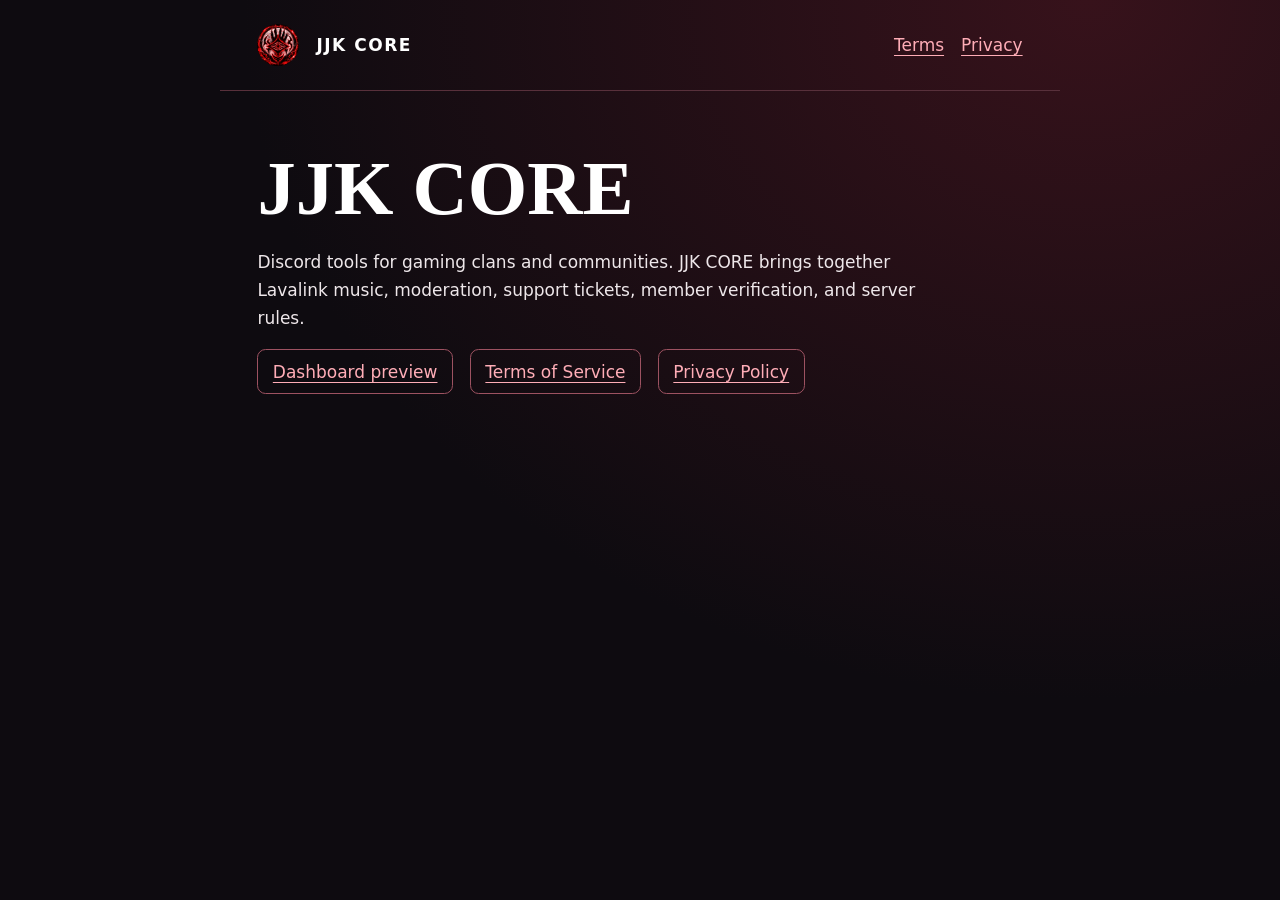
<file: index.html>
<!doctype html>
<html lang="en"><head><meta charset="utf-8"><meta name="viewport" content="width=device-width,initial-scale=1"><title>JJK CORE | JJK CORE</title><link rel="stylesheet" href="style.css"><link rel="icon" href="icon.png"></head>
<body><header><a class="brand" href="./"><img src="icon.png" width="42" height="42" alt="">JJK CORE</a><nav aria-label="Policies"><a href="terms.html">Terms</a><a href="privacy.html">Privacy</a></nav></header><main><h1>JJK CORE</h1><p>Discord tools for gaming clans and communities. JJK CORE brings together Lavalink music, moderation, support tickets, member verification, and server rules.</p><div class="links"><a href="dashboard/">Dashboard preview</a><a href="terms.html">Terms of Service</a><a href="privacy.html">Privacy Policy</a></div></main></body></html>
</file>
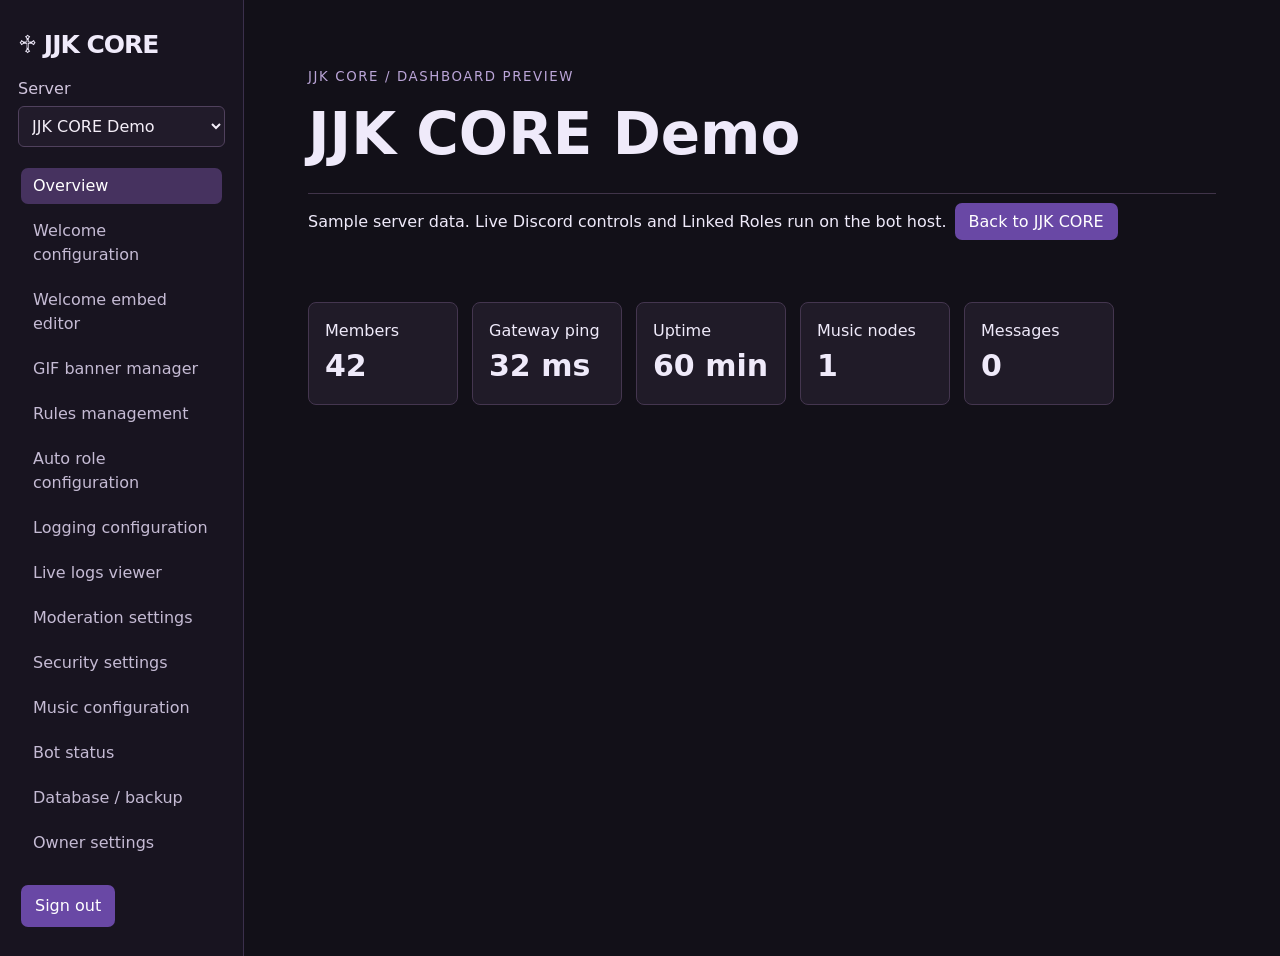
<file: dashboard/index.html>
<!doctype html>
<html lang="en">
  <meta charset="utf-8" /><meta
    name="viewport"
    content="width=device-width,initial-scale=1"
  /><title>JJK CORE · Server dashboard</title
  ><link rel="stylesheet" href="style.css" />
  <body>
    <aside>
      <strong>♱ JJK CORE</strong
      ><label>Server<select id="guild"></select></label>
      <nav></nav>
      <button id="logout" hidden>Sign out</button>
    </aside>
    <main>
      <header>
        <small>JJK CORE / DASHBOARD PREVIEW</small>
        <h1 id="title">Server dashboard</h1>
      </header>
      <p>Sample server data. Live Discord controls and Linked Roles run on the bot host. <a href="../">Back to JJK CORE</a></p><p id="status" role="status"></p>
      <section id="content"><a href="/login">Sign in with Discord</a></section>
    </main>
    <script src="ui.js"></script>
  </body>
</html>
</file>
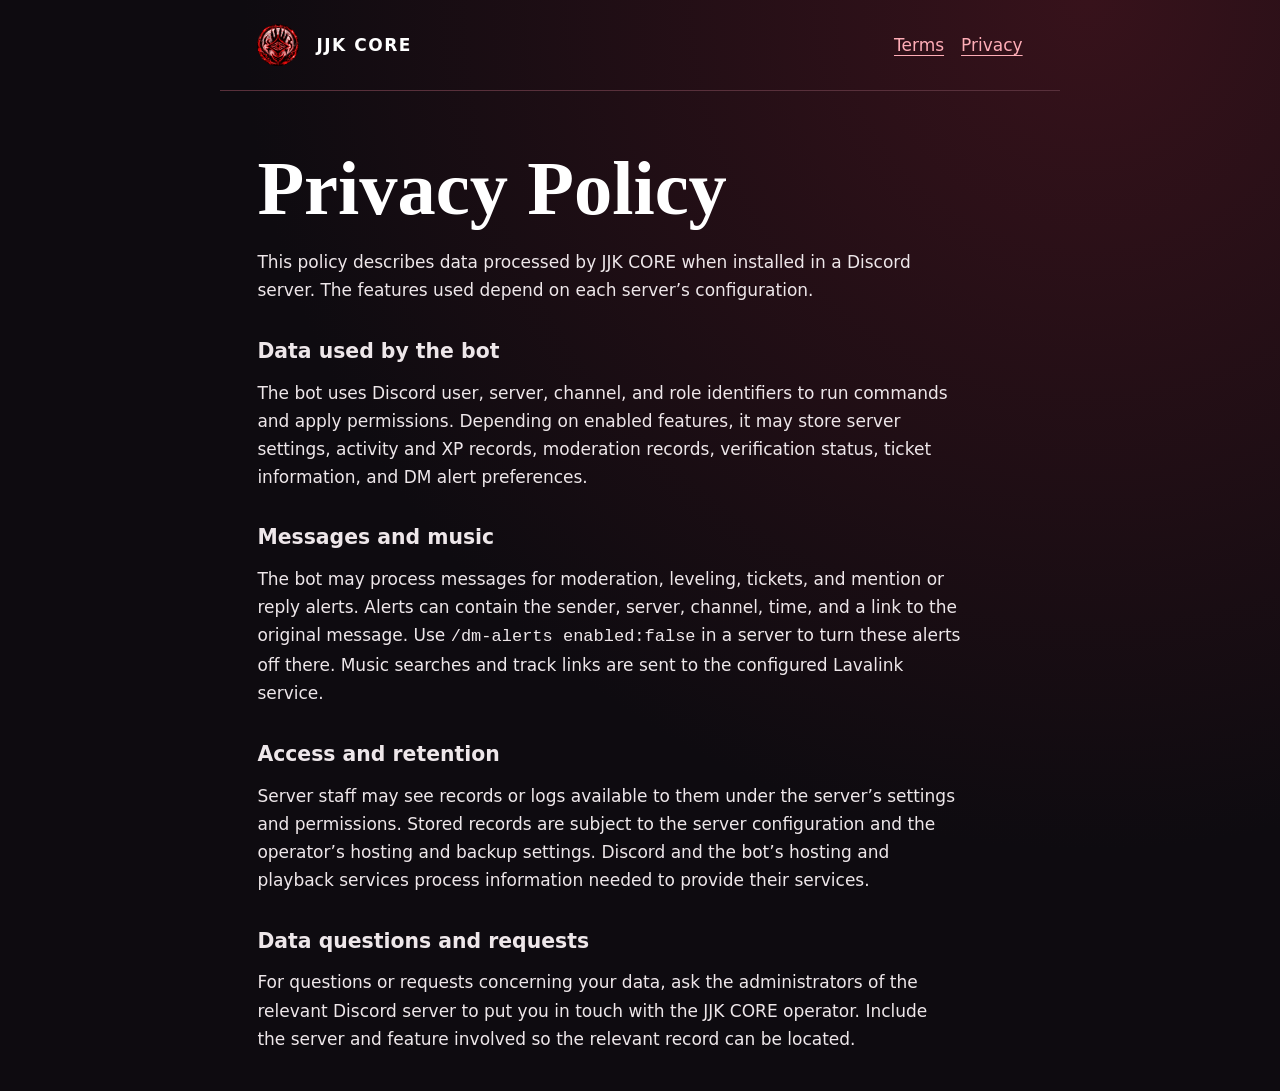
<file: privacy.html>
<!doctype html>
<html lang="en"><head><meta charset="utf-8"><meta name="viewport" content="width=device-width,initial-scale=1"><title>Privacy Policy | JJK CORE</title><link rel="stylesheet" href="style.css"><link rel="icon" href="icon.png"></head>
<body><header><a class="brand" href="./"><img src="icon.png" width="42" height="42" alt="">JJK CORE</a><nav aria-label="Policies"><a href="terms.html">Terms</a><a href="privacy.html">Privacy</a></nav></header><main><h1>Privacy Policy</h1><p>This policy describes data processed by JJK CORE when installed in a Discord server. The features used depend on each server’s configuration.</p><h2>Data used by the bot</h2><p>The bot uses Discord user, server, channel, and role identifiers to run commands and apply permissions. Depending on enabled features, it may store server settings, activity and XP records, moderation records, verification status, ticket information, and DM alert preferences.</p><h2>Messages and music</h2><p>The bot may process messages for moderation, leveling, tickets, and mention or reply alerts. Alerts can contain the sender, server, channel, time, and a link to the original message. Use <code>/dm-alerts enabled:false</code> in a server to turn these alerts off there. Music searches and track links are sent to the configured Lavalink service.</p><h2>Access and retention</h2><p>Server staff may see records or logs available to them under the server’s settings and permissions. Stored records are subject to the server configuration and the operator’s hosting and backup settings. Discord and the bot’s hosting and playback services process information needed to provide their services.</p><h2>Data questions and requests</h2><p>For questions or requests concerning your data, ask the administrators of the relevant Discord server to put you in touch with the JJK CORE operator. Include the server and feature involved so the relevant record can be located.</p></main></body></html>
</file>
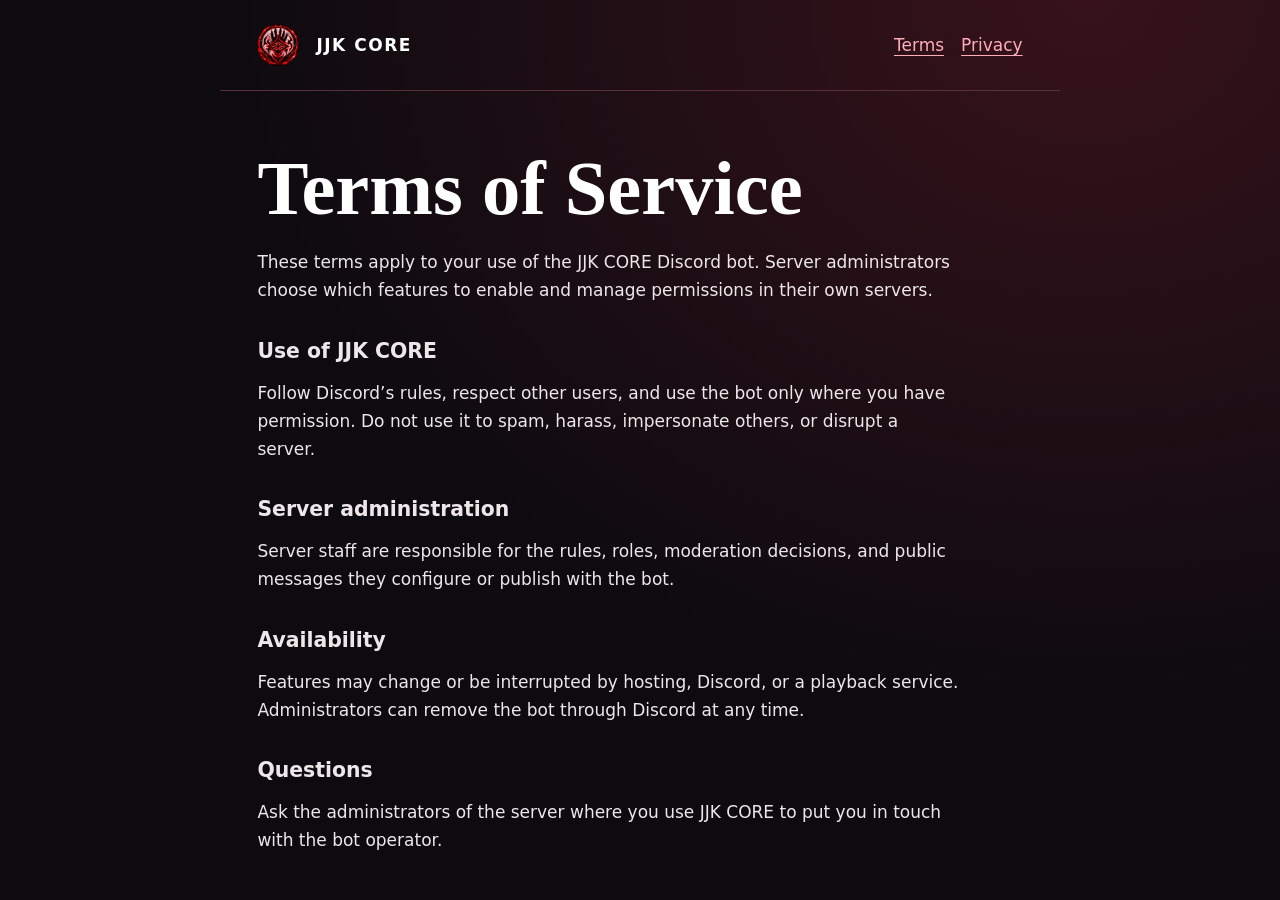
<file: terms.html>
<!doctype html>
<html lang="en"><head><meta charset="utf-8"><meta name="viewport" content="width=device-width,initial-scale=1"><title>Terms of Service | JJK CORE</title><link rel="stylesheet" href="style.css"><link rel="icon" href="icon.png"></head>
<body><header><a class="brand" href="./"><img src="icon.png" width="42" height="42" alt="">JJK CORE</a><nav aria-label="Policies"><a href="terms.html">Terms</a><a href="privacy.html">Privacy</a></nav></header><main><h1>Terms of Service</h1><p>These terms apply to your use of the JJK CORE Discord bot. Server administrators choose which features to enable and manage permissions in their own servers.</p><h2>Use of JJK CORE</h2><p>Follow Discord’s rules, respect other users, and use the bot only where you have permission. Do not use it to spam, harass, impersonate others, or disrupt a server.</p><h2>Server administration</h2><p>Server staff are responsible for the rules, roles, moderation decisions, and public messages they configure or publish with the bot.</p><h2>Availability</h2><p>Features may change or be interrupted by hosting, Discord, or a playback service. Administrators can remove the bot through Discord at any time.</p><h2>Questions</h2><p>Ask the administrators of the server where you use JJK CORE to put you in touch with the bot operator.</p></main></body></html>
</file>
<file: style.css>
:root{color-scheme:dark;font:17px/1.65 system-ui,sans-serif;background:#0e0b10;color:#eee7ea}*{box-sizing:border-box}body{margin:0;background:radial-gradient(ellipse at 85% 0%,#37121b,transparent 55%);min-height:100vh}header,main{max-width:840px;margin:auto;padding:1.4rem clamp(1rem,5vw,2.2rem)}header,.brand,nav,.links{display:flex;align-items:center;gap:1rem;flex-wrap:wrap}header{justify-content:space-between;border-bottom:1px solid #58303b}.brand{font-weight:760;letter-spacing:.09em;color:#fff;text-decoration:none}.brand img{border-radius:50%}a{color:#ffadb7;text-underline-offset:.22em}a:focus-visible{outline:2px solid #ffadb7;outline-offset:4px}h1{font:700 clamp(2.5rem,8vw,4.5rem)/1.08 Georgia,serif;margin:2rem 0 1rem;color:#fff}h2{font-size:1.2rem;margin:1.8rem 0 .3rem}p{max-width:65ch;margin:.6rem 0 1rem}.links a{border:1px solid #9d5261;border-radius:.5rem;padding:.45rem .85rem}code{overflow-wrap:anywhere}
</file>
<file: dashboard/style.css>
:root {
  color-scheme: dark;
  font:
    16px/1.5 Inter,
    system-ui,
    sans-serif;
  color: #efeafa;
  background: #121018;
}
* {
  box-sizing: border-box;
}
body {
  margin: 0;
  display: grid;
  grid-template-columns: 244px 1fr;
  min-height: 100vh;
}
aside {
  padding: 26px 18px;
  background: #181420;
  border-right: 1px solid #3b304c;
}
aside strong {
  font-size: 25px;
  letter-spacing: -1px;
}
nav {
  display: grid;
  margin: 18px 0;
  gap: 3px;
}
button,
a {
  cursor: pointer;
  border: 0;
  border-radius: 7px;
  background: #6948a5;
  color: white;
  padding: 9px 14px;
  font: inherit;
  text-decoration: none;
}
nav button {
  text-align: left;
  background: transparent;
  color: #c5bbd4;
  padding: 6px 12px;
}
button:hover,
nav .active {
  background: #46325f;
  color: white;
}
main {
  padding: clamp(20px, 5vw, 72px);
  max-width: 1150px;
  width: 100%;
}
header {
  border-bottom: 1px solid #403449;
}
small {
  color: #bba5d8;
  letter-spacing: 0.12em;
}
h1 {
  font-size: clamp(30px, 5vw, 58px);
  line-height: 1.05;
  margin: 16px 0 28px;
}
h2 {
  font-size: 19px;
}
label {
  display: grid;
  gap: 5px;
  margin: 13px 0;
  color: #d1c5dd;
}
input,
select,
textarea {
  font: inherit;
  width: 100%;
  color: #f4eef8;
  background: #211b2a;
  border: 1px solid #50415d;
  border-radius: 6px;
  padding: 9px;
}
input[type="checkbox"] {
  width: auto;
  justify-self: start;
}
textarea {
  min-height: 75px;
}
section {
  animation: appear 0.18s ease-out;
}
article,
details {
  padding: 16px;
  margin: 12px 0;
  background: #201b28;
  border: 1px solid #44364f;
  border-radius: 8px;
}
article {
  white-space: pre-wrap;
}
article img {
  max-width: 100%;
  max-height: 270px;
  border-radius: 5px;
}
button,
a {
  margin: 3px;
}
#status {
  color: #e3bfff;
  min-height: 1.5em;
}
summary {
  cursor: pointer;
}
.cards {
  display: flex;
  gap: 14px;
  flex-wrap: wrap;
}
.cards article {
  min-width: 150px;
}
.cards b {
  font-size: 30px;
  display: block;
}
pre {
  overflow: auto;
  white-space: pre-wrap;
  overflow-wrap: anywhere;
}
@keyframes appear {
  from {
    opacity: 0.5;
  }
  to {
    opacity: 1;
  }
}
@media (max-width: 700px) {
  body {
    display: block;
  }
  aside {
    padding: 12px;
  }
  nav {
    display: flex;
    overflow: auto;
  }
  nav button {
    white-space: nowrap;
  }
  main {
    padding: 22px;
  }
}
@media (prefers-reduced-motion: reduce) {
  * {
    animation: none !important;
  }
}
</file>
